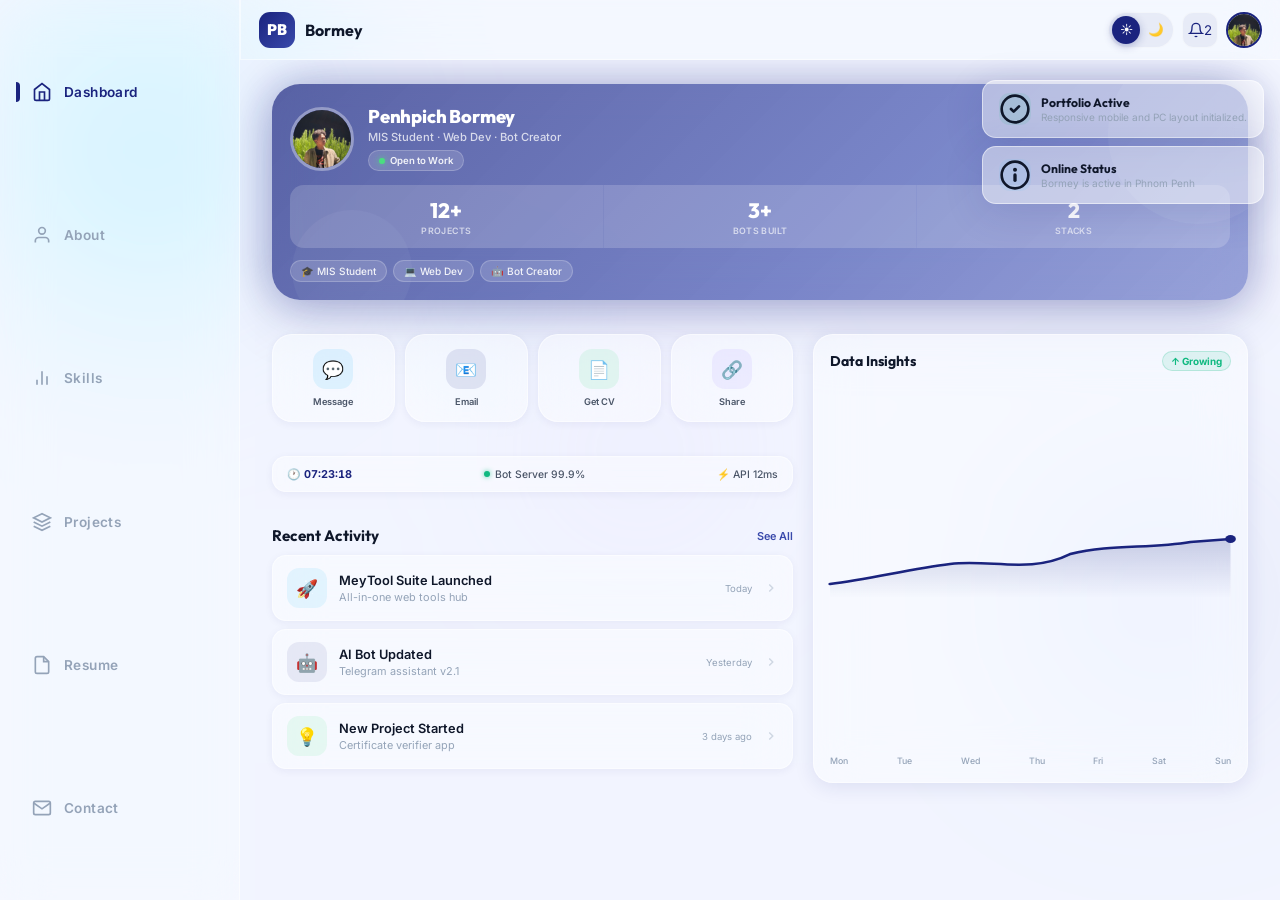
<file: index.html>
<!DOCTYPE html>
<html lang="en">
<head>
  <meta charset="UTF-8">
  <meta name="viewport" content="width=device-width, initial-scale=1.0, maximum-scale=1.0, user-scalable=no">
  <title>Penhpich Bormey - Mobile Portfolio</title>
  <meta name="description" content="Personal portfolio of Penhpich Bormey - MIS Student, Web Developer, and Telegram Bot Creator built with a clean white × navy blue mobile-app UI.">
  <link rel="stylesheet" href="style.css">
  <script src="script.js" defer></script>
</head>
<body data-theme="light">

  <!-- Loading Splash Screen -->
  <div id="loader-screen">
    <div class="loader-logo">PB</div>
    <div class="loader-name">PENHPICH BORMEY</div>
    <div class="loader-bar-track">
      <div class="loader-bar-fill"></div>
    </div>
    <span class="loader-pct loader-progress">0%</span>
  </div>

  <!-- Interactive Cursor Glow Background -->
  <div id="cursor-glow"></div>

  <!-- Background Blobs -->
  <div class="bg-blob-container">
    <div class="bg-blob bg-blob-1"></div>
    <div class="bg-blob bg-blob-2"></div>
    <div class="bg-blob bg-blob-3"></div>
  </div>

  <!-- APP SHELL -->
  <div class="app-shell">
    
    <!-- TOP BAR -->
    <header class="top-bar">
      <div class="top-bar-left">
        <div class="top-bar-logo">PB</div>
        <div class="top-bar-name">Bormey</div>
      </div>
      <div class="top-bar-right">
        <div class="theme-toggle-pill">
          <button class="theme-pill-btn active" id="btn-theme-light" title="Light Theme">☀️</button>
          <button class="theme-pill-btn" id="btn-theme-dark" title="Dark Theme">🌙</button>
        </div>
        <button class="top-bar-btn" id="top-bell-btn" title="Notifications">
          <svg viewBox="0 0 24 24"><path d="M18 8A6 6 0 0 0 6 8c0 7-3 9-3 9h18s-3-2-3-9M13.73 21a2 2 0 0 1-3.46 0"/></svg>
          <span class="bell-badge">2</span>
        </button>
        <div class="top-bar-avatar">
          <img src="avatar.png" alt="Penhpich Bormey">
        </div>
      </div>
    </header>

    <!-- VIEWPORT PANELS -->
    <main class="viewport">

      <!-- PANEL 1: DASHBOARD (Home) -->
      <section class="viewport-panel active" id="panel-dashboard">
        <!-- Profile Hero Card -->
        <div class="profile-hero-card">
          <div class="profile-hero-top">
            <div class="profile-hero-avatar">
              <img src="avatar.png" alt="Penhpich Bormey">
            </div>
            <div>
              <h1 class="profile-hero-name">Penhpich Bormey</h1>
              <div class="profile-hero-role">MIS Student · Web Dev · Bot Creator</div>
              <div class="profile-hero-badge">
                <span class="hero-dot"></span>
                <span>Open to Work</span>
              </div>
            </div>
          </div>
          <!-- Stats Row inside Hero -->
          <div class="profile-hero-stats">
            <div class="hero-stat">
              <span class="hero-stat-num">12+</span>
              <span class="hero-stat-lbl">Projects</span>
            </div>
            <div class="hero-stat">
              <span class="hero-stat-num">3+</span>
              <span class="hero-stat-lbl">Bots Built</span>
            </div>
            <div class="hero-stat">
              <span class="hero-stat-num">2</span>
              <span class="hero-stat-lbl">Stacks</span>
            </div>
          </div>
          <!-- Tags -->
          <div class="profile-hero-tags">
            <span class="hero-role-tag">🎓 MIS Student</span>
            <span class="hero-role-tag">💻 Web Dev</span>
            <span class="hero-role-tag">🤖 Bot Creator</span>
          </div>
          <!-- Greeting Typewriter (Hidden but present for script.js) -->
          <span id="greeting-typewriter" style="display:none;"></span>
        </div>

        <!-- Quick Actions Row -->
        <div class="quick-actions-row">
          <button class="quick-action-btn" id="action-message" title="Chat on Telegram">
            <div class="quick-action-icon blue">💬</div>
            <span class="quick-action-lbl">Message</span>
          </button>
          <button class="quick-action-btn" id="action-email" title="Send Email">
            <div class="quick-action-icon navy">📧</div>
            <span class="quick-action-lbl">Email</span>
          </button>
          <button class="quick-action-btn" id="action-cv" title="Copy Resume JSON">
            <div class="quick-action-icon green">📄</div>
            <span class="quick-action-lbl">Get CV</span>
          </button>
          <button class="quick-action-btn" id="action-share" title="Copy Portfolio Link">
            <div class="quick-action-icon purple">🔗</div>
            <span class="quick-action-lbl">Share</span>
          </button>
        </div>

        <!-- Meta Info Row -->
        <div class="meta-info-row">
          <div class="meta-info-item">
            <span id="live-clock-display">🕐 --:--:--</span>
          </div>
          <div class="meta-info-item">
            <span class="meta-live-dot"></span>
            <span>Bot Server 99.9%</span>
          </div>
          <div class="meta-info-item">
            <span>⚡ API <span id="api-latency-val">12ms</span></span>
          </div>
        </div>

        <!-- Activity Section -->
        <div class="activity-section">
          <div class="activity-header">
            <h2 class="activity-title">Recent Activity</h2>
            <span class="activity-see-all">See All</span>
          </div>
          <div class="activity-list">
            <div class="activity-item">
              <div class="activity-item-icon blue">🚀</div>
              <div class="activity-item-info">
                <div class="activity-item-title">MeyTool Suite Launched</div>
                <div class="activity-item-desc">All-in-one web tools hub</div>
              </div>
              <span class="activity-item-time">Today</span>
              <svg class="activity-chevron" viewBox="0 0 24 24"><polyline points="9 18 15 12 9 6"/></svg>
            </div>
            <div class="activity-item">
              <div class="activity-item-icon navy">🤖</div>
              <div class="activity-item-info">
                <div class="activity-item-title">AI Bot Updated</div>
                <div class="activity-item-desc">Telegram assistant v2.1</div>
              </div>
              <span class="activity-item-time">Yesterday</span>
              <svg class="activity-chevron" viewBox="0 0 24 24"><polyline points="9 18 15 12 9 6"/></svg>
            </div>
            <div class="activity-item">
              <div class="activity-item-icon green">💡</div>
              <div class="activity-item-info">
                <div class="activity-item-title">New Project Started</div>
                <div class="activity-item-desc">Certificate verifier app</div>
              </div>
              <span class="activity-item-time">3 days ago</span>
              <svg class="activity-chevron" viewBox="0 0 24 24"><polyline points="9 18 15 12 9 6"/></svg>
            </div>
          </div>
        </div>

        <!-- Chart Card -->
        <div class="chart-card">
          <div class="chart-card-header">
            <span class="chart-card-title">Data Insights</span>
            <span class="chart-card-badge">↑ Growing</span>
          </div>
          <svg class="sparkline-svg" viewBox="0 0 300 64" preserveAspectRatio="none">
            <defs>
              <linearGradient id="sparkGradient" x1="0" y1="0" x2="0" y2="1">
                <stop offset="0%" stop-color="#1A237E" stop-opacity="0.2"/>
                <stop offset="100%" stop-color="#1A237E" stop-opacity="0"/>
              </linearGradient>
            </defs>
            <path class="sparkline-area" d="M0,50 C30,45 60,35 90,30 C120,25 150,40 180,20 C210,10 240,15 270,8 L300,5 L300,64 L0,64 Z"/>
            <path class="sparkline-line" d="M0,50 C30,45 60,35 90,30 C120,25 150,40 180,20 C210,10 240,15 270,8 L300,5"/>
            <circle class="sparkline-dot" cx="300" cy="5" r="4"/>
          </svg>
          <div class="chart-labels">
            <span class="chart-label">Mon</span>
            <span class="chart-label">Tue</span>
            <span class="chart-label">Wed</span>
            <span class="chart-label">Thu</span>
            <span class="chart-label">Fri</span>
            <span class="chart-label">Sat</span>
            <span class="chart-label">Sun</span>
          </div>
        </div>
      </section>

      <!-- PANEL 2: ABOUT -->
      <section class="viewport-panel" id="panel-about">
        <div class="section-header">
          <div class="section-label">Who I Am</div>
          <h2 class="section-title">About Me</h2>
        </div>

        <!-- About Profile Card -->
        <div class="about-profile-card">
          <div class="about-avatar-wrap">
            <div class="about-avatar-ring-spin"></div>
            <img src="avatar.png" alt="Penhpich Bormey" class="about-avatar-img">
          </div>
          <div class="about-card-info">
            <h3 class="about-card-name">Penhpich Bormey</h3>
            <p class="about-card-title">MIS Student · Web Developer · Bot Creator</p>
            <div class="about-card-status">
              <span class="hero-dot"></span>
              <span>Open to Projects</span>
            </div>
          </div>
        </div>

        <!-- About Stats Row -->
        <div class="about-stats-row">
          <div class="about-stat-card">
            <span class="about-stat-num">12+</span>
            <span class="about-stat-lbl">Projects</span>
          </div>
          <div class="about-stat-card">
            <span class="about-stat-num">3+</span>
            <span class="about-stat-lbl">Bots Built</span>
          </div>
          <div class="about-stat-card">
            <span class="about-stat-num">2</span>
            <span class="about-stat-lbl">Stacks</span>
          </div>
        </div>

        <!-- Bio Card -->
        <div class="bio-card">
          <h4 class="bio-title">Student & Digital Developer</h4>
          <p class="bio-text">
            I am a Management Information Systems (MIS) student passionate about web development, artificial intelligence, UI/UX design, and Telegram bot creation. I build digital products that help people work smarter and look great doing it.
          </p>
        </div>

        <!-- Settings List (Personal Info) -->
        <div class="settings-list">
          <div class="settings-list-header">Personal Info</div>
          
          <div class="settings-row">
            <div class="settings-row-icon purple">📛</div>
            <div class="settings-row-text">
              <span class="settings-row-label">Name</span>
              <span class="settings-row-sub">Penhpich Bormey</span>
            </div>
            <svg class="settings-row-chevron" viewBox="0 0 24 24"><polyline points="9 18 15 12 9 6"/></svg>
          </div>

          <div class="settings-row">
            <div class="settings-row-icon blue">🎓</div>
            <div class="settings-row-text">
              <span class="settings-row-label">Education</span>
              <span class="settings-row-sub">MIS — Information Systems</span>
            </div>
            <svg class="settings-row-chevron" viewBox="0 0 24 24"><polyline points="9 18 15 12 9 6"/></svg>
          </div>

          <div class="settings-row">
            <div class="settings-row-icon navy">💻</div>
            <div class="settings-row-text">
              <span class="settings-row-label">Role</span>
              <span class="settings-row-sub">Student & Developer</span>
            </div>
            <svg class="settings-row-chevron" viewBox="0 0 24 24"><polyline points="9 18 15 12 9 6"/></svg>
          </div>

          <div class="settings-row">
            <div class="settings-row-icon tg">🌐</div>
            <div class="settings-row-text">
              <span class="settings-row-label">Languages</span>
              <span class="settings-row-sub">Khmer · English</span>
            </div>
            <svg class="settings-row-chevron" viewBox="0 0 24 24"><polyline points="9 18 15 12 9 6"/></svg>
          </div>

          <div class="settings-row">
            <div class="settings-row-icon loc">📍</div>
            <div class="settings-row-text">
              <span class="settings-row-label">Location</span>
              <span class="settings-row-sub">Phnom Penh, Cambodia</span>
            </div>
            <svg class="settings-row-chevron" viewBox="0 0 24 24"><polyline points="9 18 15 12 9 6"/></svg>
          </div>

          <a href="mailto:pichpenhbormey383@gmail.com" class="settings-row">
            <div class="settings-row-icon email">📧</div>
            <div class="settings-row-text">
              <span class="settings-row-label">Email</span>
              <span class="settings-row-sub">pichpenhbormey383@gmail.com</span>
            </div>
            <svg class="settings-row-chevron" viewBox="0 0 24 24"><polyline points="9 18 15 12 9 6"/></svg>
          </a>
        </div>

        <!-- Experience Timeline -->
        <div class="timeline-section">
          <h4 class="section-sub-title">Experience</h4>
          <div class="timeline-list">
            <div class="tl-item">
              <div class="tl-dot"></div>
              <div class="tl-content">
                <span class="tl-year">2026 – Present</span>
                <h5 class="tl-role">MIS Student Developer</h5>
                <p class="tl-desc">Building web apps, bots, and UI/UX projects as part of university coursework and personal projects.</p>
              </div>
            </div>
            <div class="tl-item">
              <div class="tl-dot"></div>
              <div class="tl-content">
                <span class="tl-year">2023</span>
                <h5 class="tl-role">Bot Developer</h5>
                <p class="tl-desc">Developed automation bots and Telegram mini-apps serving real user communities.</p>
              </div>
            </div>
            <div class="tl-item">
              <div class="tl-dot"></div>
              <div class="tl-content">
                <span class="tl-year">2026</span>
                <h5 class="tl-role">Web Developer</h5>
                <p class="tl-desc">Started mastering HTML, CSS, and JavaScript — built first portfolio and glassmorphism UI projects.</p>
              </div>
            </div>
          </div>
        </div>
      </section>

      <!-- PANEL 3: SKILLS -->
      <section class="viewport-panel" id="panel-skills">
        <div class="section-header">
          <div class="section-label">My Stack</div>
          <h2 class="section-title">My Skills</h2>
        </div>

        <!-- Frontend Category Card -->
        <div class="skills-category-card" id="skill-card-frontend">
          <h3 class="skills-cat-title">
            <span class="skills-cat-icon blue">🎨</span>
            <span>Frontend</span>
          </h3>
          <div class="skill-bar-item">
            <span class="skill-bar-name">HTML5</span>
            <div class="skill-bar-track">
              <div class="skill-bar-fill prof-bar-fill" data-percent="90%"></div>
            </div>
            <span class="skill-bar-pct">90%</span>
          </div>
          <div class="skill-bar-item">
            <span class="skill-bar-name">CSS3</span>
            <div class="skill-bar-track">
              <div class="skill-bar-fill prof-bar-fill" data-percent="85%"></div>
            </div>
            <span class="skill-bar-pct">85%</span>
          </div>
          <div class="skill-bar-item">
            <span class="skill-bar-name">JavaScript</span>
            <div class="skill-bar-track">
              <div class="skill-bar-fill prof-bar-fill" data-percent="80%"></div>
            </div>
            <span class="skill-bar-pct">80%</span>
          </div>
          <div class="skill-bar-item">
            <span class="skill-bar-name">Responsive</span>
            <div class="skill-bar-track">
              <div class="skill-bar-fill prof-bar-fill" data-percent="88%"></div>
            </div>
            <span class="skill-bar-pct">88%</span>
          </div>
        </div>

        <!-- Backend Category Card -->
        <div class="skills-category-card" id="skill-card-backend">
          <h3 class="skills-cat-title">
            <span class="skills-cat-icon navy">⚙️</span>
            <span>Backend & API</span>
          </h3>
          <div class="skill-bar-item">
            <span class="skill-bar-name">PHP</span>
            <div class="skill-bar-track">
              <div class="skill-bar-fill prof-bar-fill" data-percent="70%"></div>
            </div>
            <span class="skill-bar-pct">70%</span>
          </div>
          <div class="skill-bar-item">
            <span class="skill-bar-name">Python</span>
            <div class="skill-bar-track">
              <div class="skill-bar-fill prof-bar-fill" data-percent="65%"></div>
            </div>
            <span class="skill-bar-pct">65%</span>
          </div>
          <div class="skill-bar-item">
            <span class="skill-bar-name">SQL</span>
            <div class="skill-bar-track">
              <div class="skill-bar-fill prof-bar-fill" data-percent="72%"></div>
            </div>
            <span class="skill-bar-pct">72%</span>
          </div>
          <div class="skill-bar-item">
            <span class="skill-bar-name">APIs</span>
            <div class="skill-bar-track">
              <div class="skill-bar-fill prof-bar-fill" data-percent="78%"></div>
            </div>
            <span class="skill-bar-pct">78%</span>
          </div>
        </div>

        <!-- Tools Category Card -->
        <div class="skills-category-card" id="skill-card-tools">
          <h3 class="skills-cat-title">
            <span class="skills-cat-icon purple">🛠️</span>
            <span>Tools & DevOps</span>
          </h3>
          <div class="skill-bar-item">
            <span class="skill-bar-name">Git</span>
            <div class="skill-bar-track">
              <div class="skill-bar-fill prof-bar-fill" data-percent="75%"></div>
            </div>
            <span class="skill-bar-pct">75%</span>
          </div>
          <div class="skill-bar-item">
            <span class="skill-bar-name">VS Code</span>
            <div class="skill-bar-track">
              <div class="skill-bar-fill prof-bar-fill" data-percent="95%"></div>
            </div>
            <span class="skill-bar-pct">95%</span>
          </div>
          <div class="skill-bar-item">
            <span class="skill-bar-name">Figma</span>
            <div class="skill-bar-track">
              <div class="skill-bar-fill prof-bar-fill" data-percent="60%"></div>
            </div>
            <span class="skill-bar-pct">60%</span>
          </div>
        </div>

        <!-- Soft Skills / Specialties -->
        <div class="skills-category-card" id="skill-card-specialties">
          <h3 class="skills-cat-title">
            <span class="skills-cat-icon green">💡</span>
            <span>Specialties</span>
          </h3>
          <div class="skill-tags-wrap">
            <span class="skill-tag">Glassmorphism UI</span>
            <span class="skill-tag">Telegram Bots</span>
            <span class="skill-tag">Bot Automation</span>
            <span class="skill-tag">Prompt Engineering</span>
            <span class="skill-tag">UI/UX Design</span>
            <span class="skill-tag">REST APIs</span>
          </div>
        </div>
      </section>

      <!-- PANEL 4: PROJECTS -->
      <section class="viewport-panel" id="panel-projects">
        <div class="section-header">
          <div class="section-label">Portfolio</div>
          <h2 class="section-title">Projects</h2>
        </div>

        <!-- Filter chips row -->
        <div class="projects-filter-row">
          <button class="filter-chip active" data-filter="all">All</button>
          <button class="filter-chip" data-filter="frontend">Frontend</button>
          <button class="filter-chip" data-filter="bot">Bot & AI</button>
          <button class="filter-chip" data-filter="productivity">Productivity</button>
        </div>

        <!-- Project Cards Grid -->
        <div class="projects-list">
          
          <!-- Project 1 -->
          <div class="project-card-new" data-category="bot">
            <div class="project-card-top">
              <div class="project-icon-box blue">🤖</div>
              <div class="project-card-info">
                <h3 class="project-card-title">AI Telegram Assistant</h3>
                <p class="project-card-desc">An intelligent Telegram bot capable of answering questions, generating content, and assisting users in real-time.</p>
              </div>
              <span class="project-status live">🟢 Live</span>
            </div>
            <div class="project-card-tags">
              <span class="proj-tag">Python</span>
              <span class="proj-tag">Telegram API</span>
              <span class="proj-tag">AI Integration</span>
            </div>
            <div class="project-card-actions">
              <a href="https://t.me/ShennCelest" target="_blank" class="proj-btn primary">
                <span>Telegram</span>
                <svg viewBox="0 0 24 24"><path d="M18 13v6a2 2 0 0 1-2 2H5a2 2 0 0 1-2-2V8a2 2 0 0 1 2-2h6M15 3h6v6M10 14 21 3"/></svg>
              </a>
              <a href="https://github.com" target="_blank" class="proj-btn secondary">GitHub</a>
            </div>
          </div>

          <!-- Project 2 -->
          <div class="project-card-new" data-category="frontend">
            <div class="project-card-top">
              <div class="project-icon-box navy">🛍️</div>
              <div class="project-card-info">
                <h3 class="project-card-title">Subscription Store</h3>
                <p class="project-card-desc">A premium digital subscription marketplace website designed with advanced frosted glassmorphism themes.</p>
              </div>
              <span class="project-status wip">🟡 Coming Soon</span>
            </div>
            <div class="project-card-tags">
              <span class="proj-tag">HTML5</span>
              <span class="proj-tag">CSS Variables</span>
              <span class="proj-tag">Vanilla JS</span>
            </div>
            <div class="project-card-actions">
              <a href="#" class="proj-btn primary">
                <span>Demo</span>
                <svg viewBox="0 0 24 24"><path d="M18 13v6a2 2 0 0 1-2 2H5a2 2 0 0 1-2-2V8a2 2 0 0 1 2-2h6M15 3h6v6M10 14 21 3"/></svg>
              </a>
              <a href="https://github.com" target="_blank" class="proj-btn secondary">GitHub</a>
            </div>
          </div>

          <!-- Project 3 -->
          <div class="project-card-new" data-category="productivity">
            <div class="project-card-top">
              <div class="project-icon-box purple">🔑</div>
              <div class="project-card-info">
                <h3 class="project-card-title">Certificate Verifier</h3>
                <p class="project-card-desc">Online certificate verification platform that validates credentials and generates unique verification IDs.</p>
              </div>
              <span class="project-status wip">🟡 WIP</span>
            </div>
            <div class="project-card-tags">
              <span class="proj-tag">PHP</span>
              <span class="proj-tag">SQL</span>
              <span class="proj-tag">Bootstrap</span>
            </div>
            <div class="project-card-actions">
              <a href="#" class="proj-btn primary">
                <span>Preview</span>
                <svg viewBox="0 0 24 24"><path d="M18 13v6a2 2 0 0 1-2 2H5a2 2 0 0 1-2-2V8a2 2 0 0 1 2-2h6M15 3h6v6M10 14 21 3"/></svg>
              </a>
              <a href="https://github.com" target="_blank" class="proj-btn secondary">GitHub</a>
            </div>
          </div>

          <!-- Project 4 -->
          <div class="project-card-new" data-category="productivity">
            <div class="project-card-top">
              <div class="project-icon-box green">🛠️</div>
              <div class="project-card-info">
                <h3 class="project-card-title">All-in-One Tools Hub</h3>
                <p class="project-card-desc">A comprehensive web tools collection comprising developer widgets, math solvers, and productivity modules.</p>
              </div>
              <span class="project-status live">🟢 Live</span>
            </div>
            <div class="project-card-tags">
              <span class="proj-tag">HTML</span>
              <span class="proj-tag">CSS</span>
              <span class="proj-tag">JavaScript</span>
            </div>
            <div class="project-card-actions">
              <a href="./cybertools/index.html" class="proj-btn primary">
                <span>Open</span>
                <svg viewBox="0 0 24 24"><path d="M18 13v6a2 2 0 0 1-2 2H5a2 2 0 0 1-2-2V8a2 2 0 0 1 2-2h6M15 3h6v6M10 14 21 3"/></svg>
              </a>
              <a href="https://github.com" target="_blank" class="proj-btn secondary">GitHub</a>
            </div>
          </div>

          <!-- Project 5 -->
          <div class="project-card-new" data-category="frontend">
            <div class="project-card-top">
              <div class="project-icon-box orange">📄</div>
              <div class="project-card-info">
                <h3 class="project-card-title">CV Builder Platform</h3>
                <p class="project-card-desc">Professional resume builder with downloadable templates, custom fields, and real-time frosted glass previews.</p>
              </div>
              <span class="project-status concept">⚪ Concept</span>
            </div>
            <div class="project-card-tags">
              <span class="proj-tag">JavaScript</span>
              <span class="proj-tag">HTML2PDF</span>
              <span class="proj-tag">CSS Grid</span>
            </div>
            <div class="project-card-actions">
              <a href="#" class="proj-btn primary">
                <span>View</span>
                <svg viewBox="0 0 24 24"><path d="M18 13v6a2 2 0 0 1-2 2H5a2 2 0 0 1-2-2V8a2 2 0 0 1 2-2h6M15 3h6v6M10 14 21 3"/></svg>
              </a>
              <a href="https://github.com" target="_blank" class="proj-btn secondary">GitHub</a>
            </div>
          </div>

          <!-- Project 6 -->
          <div class="project-card-new" data-category="bot">
            <div class="project-card-top">
              <div class="project-icon-box blue">🧰</div>
              <div class="project-card-info">
                <h3 class="project-card-title">MeyTool Web Suite</h3>
                <p class="project-card-desc">A multi-module developer toolkit with JSON formatter, color picker, password generator, and 10+ productivity tools.</p>
              </div>
              <span class="project-status wip">🟡 Coming Soon</span>
            </div>
            <div class="project-card-tags">
              <span class="proj-tag">HTML</span>
              <span class="proj-tag">CSS</span>
              <span class="proj-tag">JavaScript</span>
            </div>
            <div class="project-card-actions">
              <a href="./cybertools/index.html" class="proj-btn primary">
                <span>Open</span>
                <svg viewBox="0 0 24 24"><path d="M18 13v6a2 2 0 0 1-2 2H5a2 2 0 0 1-2-2V8a2 2 0 0 1 2-2h6M15 3h6v6M10 14 21 3"/></svg>
              </a>
              <a href="https://github.com" target="_blank" class="proj-btn secondary">GitHub</a>
            </div>
          </div>

        </div>
      </section>

      <!-- PANEL 5: RESUME -->
      <section class="viewport-panel" id="panel-resume">
        <div class="section-header">
          <div class="section-label">My CV</div>
          <h2 class="section-title">Resume</h2>
        </div>

        <!-- Download CV Card -->
        <div class="resume-download-card">
          <div>
            <h3 class="resume-dl-title">Download My CV</h3>
            <p class="resume-dl-sub">PDF · Updated 2026</p>
          </div>
          <button class="resume-dl-btn" id="cv-download-btn">⬇ Download</button>
        </div>

        <!-- Experience settings list -->
        <div class="settings-list">
          <div class="settings-list-header">Experience</div>
          
          <div class="settings-row">
            <div class="settings-row-icon navy">💼</div>
            <div class="settings-row-text">
              <span class="settings-row-label">MIS Student Developer</span>
              <span class="settings-row-sub">University · 2026 - Present</span>
            </div>
            <svg class="settings-row-chevron" viewBox="0 0 24 24"><polyline points="9 18 15 12 9 6"/></svg>
          </div>

          <div class="settings-row">
            <div class="settings-row-icon blue">🤖</div>
            <div class="settings-row-text">
              <span class="settings-row-label">Bot Developer</span>
              <span class="settings-row-sub">Freelance · 2023</span>
            </div>
            <svg class="settings-row-chevron" viewBox="0 0 24 24"><polyline points="9 18 15 12 9 6"/></svg>
          </div>

          <div class="settings-row">
            <div class="settings-row-icon tg">🌐</div>
            <div class="settings-row-text">
              <span class="settings-row-label">Web Developer</span>
              <span class="settings-row-sub">Self-taught · 2026</span>
            </div>
            <svg class="settings-row-chevron" viewBox="0 0 24 24"><polyline points="9 18 15 12 9 6"/></svg>
          </div>
        </div>

        <!-- Education settings list -->
        <div class="settings-list">
          <div class="settings-list-header">Education</div>
          
          <div class="settings-row">
            <div class="settings-row-icon purple">🎓</div>
            <div class="settings-row-text">
              <span class="settings-row-label">Management Information Systems</span>
              <span class="settings-row-sub">Bachelor's Degree · In Progress</span>
            </div>
            <svg class="settings-row-chevron" viewBox="0 0 24 24"><polyline points="9 18 15 12 9 6"/></svg>
          </div>

          <div class="settings-row">
            <div class="settings-row-icon orange">📘</div>
            <div class="settings-row-text">
              <span class="settings-row-label">Web Development</span>
              <span class="settings-row-sub">Online Courses & Self-learning</span>
            </div>
            <svg class="settings-row-chevron" viewBox="0 0 24 24"><polyline points="9 18 15 12 9 6"/></svg>
          </div>
        </div>

        <!-- Tech skills metrics settings list -->
        <div class="settings-list">
          <div class="settings-list-header">Technical Skills</div>
          
          <div class="settings-row">
            <div class="settings-row-icon navy">💻</div>
            <div class="settings-row-text">
              <span class="settings-row-label">Frontend</span>
              <span class="settings-row-sub">HTML5, CSS3, JavaScript</span>
            </div>
            <span class="settings-row-value">Expert</span>
          </div>

          <div class="settings-row">
            <div class="settings-row-icon blue">⚙️</div>
            <div class="settings-row-text">
              <span class="settings-row-label">Backend</span>
              <span class="settings-row-sub">PHP, Python, SQL</span>
            </div>
            <span class="settings-row-value">Intermediate</span>
          </div>

          <div class="settings-row">
            <div class="settings-row-icon green">🤖</div>
            <div class="settings-row-text">
              <span class="settings-row-label">Bot Dev</span>
              <span class="settings-row-sub">Telegram API, Python</span>
            </div>
            <span class="settings-row-value">Advance</span>
          </div>
        </div>

        <!-- Hidden JSON pre for copying (action-cv matches this ID) -->
        <pre id="terminal-code-block" style="display: none;">{
  "name": "PENHPICH BORMEY",
  "title": "MIS Student & Developer",
  "location": "Phnom Penh, Cambodia",
  "email": "pichpenhbormey383@gmail.com",
  "telegram": "@ShennCelest",
  "github": "github.com/bormey",
  "experience": [
    {
      "role": "MIS Student Developer",
      "organization": "University",
      "period": "2026 - Present"
    },
    {
      "role": "Bot Developer",
      "organization": "Freelance",
      "period": "2023"
    },
    {
      "role": "Web Developer",
      "organization": "Self-taught",
      "period": "2026"
    }
  ],
  "education": [
    {
      "degree": "Management Information Systems",
      "institution": "University (Bachelor's Degree)",
      "status": "In Progress"
    },
    {
      "degree": "Web Development",
      "institution": "Online Courses & Self-learning"
    }
  ],
  "technical_skills": {
    "frontend": {
      "skills": ["HTML5", "CSS3", "JavaScript"],
      "level": "Expert"
    },
    "backend": {
      "skills": ["PHP", "Python", "SQL"],
      "level": "Intermediate"
    },
    "bot_dev": {
      "skills": ["Telegram API", "Python"],
      "level": "Advance"
    }
  }
}</pre>
      </section>

      <!-- PANEL 6: CONTACT -->
      <section class="viewport-panel" id="panel-contact">
        <div class="section-header">
          <div class="section-label">Get in Touch</div>
          <h2 class="section-title">Contact</h2>
        </div>

        <!-- Available card -->
        <div class="contact-avail-card">
          <div class="contact-avail-dot-row">
            <span class="hero-dot"></span>
            <span>Available for freelance & work</span>
          </div>
          <h3 class="contact-avail-heading">Let's Work Together</h3>
          <p class="contact-avail-sub">Have a project or collaboration in mind? I'd love to hear from you!</p>
        </div>

        <!-- Reach Me Settings List -->
        <div class="settings-list">
          <div class="settings-list-header">Reach Me</div>
          
          <a href="https://t.me/ShennCelest" target="_blank" class="settings-row">
            <div class="settings-row-icon tg">📨</div>
            <div class="settings-row-text">
              <span class="settings-row-label">Telegram</span>
              <span class="settings-row-sub">@ShennCelest</span>
            </div>
            <svg class="settings-row-chevron" viewBox="0 0 24 24"><polyline points="9 18 15 12 9 6"/></svg>
          </a>

          <a href="mailto:pichpenhbormey383@gmail.com" class="settings-row">
            <div class="settings-row-icon email">📧</div>
            <div class="settings-row-text">
              <span class="settings-row-label">Email</span>
              <span class="settings-row-sub">pichpenhbormey383@gmail.com</span>
            </div>
            <svg class="settings-row-chevron" viewBox="0 0 24 24"><polyline points="9 18 15 12 9 6"/></svg>
          </a>

          <a href="https://m.me/JaxFrez" target="_blank" class="settings-row">
            <div class="settings-row-icon blue">💬</div>
            <div class="settings-row-text">
              <span class="settings-row-label">Messenger</span>
              <span class="settings-row-sub">m.me/JaxFrez</span>
            </div>
            <svg class="settings-row-chevron" viewBox="0 0 24 24"><polyline points="9 18 15 12 9 6"/></svg>
          </a>

          <a href="https://www.facebook.com/share/1DzJagzVRs/" target="_blank" class="settings-row">
            <div class="settings-row-icon web">🌐</div>
            <div class="settings-row-text">
              <span class="settings-row-label">Facebook</span>
              <span class="settings-row-sub">Penhpich Bormey</span>
            </div>
            <svg class="settings-row-chevron" viewBox="0 0 24 24"><polyline points="9 18 15 12 9 6"/></svg>
          </a>

          <a href="https://github.com" target="_blank" class="settings-row">
            <div class="settings-row-icon gh">🐙</div>
            <div class="settings-row-text">
              <span class="settings-row-label">GitHub</span>
              <span class="settings-row-sub">github.com/bormey</span>
            </div>
            <svg class="settings-row-chevron" viewBox="0 0 24 24"><polyline points="9 18 15 12 9 6"/></svg>
          </a>

          <div class="settings-row">
            <div class="settings-row-icon loc">📍</div>
            <div class="settings-row-text">
              <span class="settings-row-label">Location</span>
              <span class="settings-row-sub">Phnom Penh, Cambodia 🇰🇭</span>
            </div>
          </div>
        </div>

        <!-- Contact Form Card -->
        <div class="contact-form-card">
          <h3 class="contact-form-title">Send a Message</h3>
          <form id="contact-form-new" action="#" onsubmit="event.preventDefault();">
            <div class="input-field-wrap">
              <input type="text" class="input-field" id="emb-name" placeholder="Your Name" required>
            </div>
            <div class="input-field-wrap">
              <input type="email" class="input-field" id="emb-email" placeholder="Your Email" required>
            </div>
            <div class="input-field-wrap">
              <input type="text" class="input-field" id="emb-subject" placeholder="Subject" required>
            </div>
            <div class="input-field-wrap">
              <textarea class="input-field" id="emb-message" placeholder="Message" required></textarea>
            </div>
            <button class="submit-btn-new" id="emb-submit-btn" type="submit">
              <span>Send Message</span>
              <svg viewBox="0 0 24 24"><line x1="22" y1="2" x2="11" y2="13"/><polygon points="22 2 15 22 11 13 2 9 22 2"/></svg>
            </button>
          </form>
        </div>
      </section>

    </main>

    <!-- BOTTOM TAB NAVIGATION -->
    <nav class="bottom-nav">
      <button class="bottom-nav-btn active" data-view="dashboard" title="Dashboard">
        <svg viewBox="0 0 24 24"><path d="M3 9l9-7 9 7v11a2 2 0 0 1-2 2H5a2 2 0 0 1-2-2z"/><polyline points="9 22 9 12 15 12 15 22"/></svg>
        <span class="nav-label">Dashboard</span>
      </button>
      <button class="bottom-nav-btn" data-view="about" title="About">
        <svg viewBox="0 0 24 24"><path d="M20 21v-2a4 4 0 0 0-4-4H8a4 4 0 0 0-4 4v2"/><circle cx="12" cy="7" r="4"/></svg>
        <span class="nav-label">About</span>
      </button>
      <button class="bottom-nav-btn" data-view="skills" title="Skills">
        <svg viewBox="0 0 24 24"><line x1="18" y1="20" x2="18" y2="10"/><line x1="12" y1="20" x2="12" y2="4"/><line x1="6" y1="20" x2="6" y2="14"/></svg>
        <span class="nav-label">Skills</span>
      </button>
      <button class="bottom-nav-btn" data-view="projects" title="Projects">
        <svg viewBox="0 0 24 24"><polygon points="12 2 2 7 12 12 22 7 12 2"/><polyline points="2 17 12 22 22 17"/><polyline points="2 12 12 17 22 12"/></svg>
        <span class="nav-label">Projects</span>
      </button>
      <button class="bottom-nav-btn" data-view="resume" title="Resume">
        <svg viewBox="0 0 24 24"><path d="M14 2H6a2 2 0 0 0-2 2v16a2 2 0 0 0 2 2h12a2 2 0 0 0 2-2V8z"/><polyline points="14 2 14 8 20 8"/></svg>
        <span class="nav-label">Resume</span>
      </button>
      <button class="bottom-nav-btn" data-view="contact" title="Contact">
        <svg viewBox="0 0 24 24"><path d="M4 4h16c1.1 0 2 .9 2 2v12c0 1.1-.9 2-2 2H4c-1.1 0-2-.9-2-2V6c0-1.1.9-2 2-2z"/><polyline points="22,6 12,13 2,6"/></svg>
        <span class="nav-label">Contact</span>
      </button>
    </nav>

  </div>

  <!-- TOAST CONTAINER -->
  <div id="toast-container"></div>

  <!-- NOTIFICATION DROPDOWN -->
  <div class="notif-dropdown" id="spatial-notification-panel">
    <div class="notif-header">
      <span class="notif-header-title">Notifications</span>
      <span class="notif-clear-btn" id="clear-notifications">Clear All</span>
    </div>
    <div class="notification-list">
      <div class="notif-item">
        <div class="notif-item-dot warning"></div>
        <div>
          <span class="notif-item-title">Demo Notice</span>
          <span class="notif-item-desc">Some functions (e.g. CV Download/Print, form submission) may not fully work on GitHub Pages.</span>
        </div>
      </div>
      <div class="notif-item">
        <div class="notif-item-dot"></div>
        <div>
          <span class="notif-item-title">MeyTool Suite Launched</span>
          <span class="notif-item-desc">Try out the new multi-module tools suite live.</span>
        </div>
      </div>
      <div class="notif-item">
        <div class="notif-item-dot"></div>
        <div>
          <span class="notif-item-title">Welcome to my Portfolio</span>
          <span class="notif-item-desc">Browse my MIS student timeline, bots and coding stack.</span>
        </div>
      </div>
    </div>
  </div>

</body>
</html>
</file>
<file: style.css>
/* ===============================================================
   PENHPICH BORMEY — PORTFOLIO v3.0
   Clean White × Navy Blue Mobile-App Style
   =============================================================== */

@import url('https://fonts.googleapis.com/css2?family=Outfit:wght@300;400;500;600;700;800;900&family=Inter:wght@300;400;500;600;700&display=swap');

:root {
  --font-heading: 'Outfit', sans-serif;
  --font-body: 'Inter', sans-serif;
  --bg-base: #EEF2FF;
  --bg-surface: rgba(245, 247, 255, 0.6);
  --bg-card: rgba(255, 255, 255, 0.45);
  --bg-card-alt: rgba(248, 250, 255, 0.35);
  --accent-primary: #1A237E;
  --accent-secondary: #3949AB;
  --accent-blue: #4FC3F7;
  --accent-glow: rgba(63,81,181,0.18);
  --accent-soft: rgba(26,35,126,0.06);
  --text-primary: #0F172A;
  --text-secondary: #4A5568;
  --text-tertiary: #94A3B8;
  --text-inverse: #FFFFFF;
  --border-soft: rgba(255, 255, 255, 0.5);
  --border-medium: rgba(255, 255, 255, 0.7);
  --border-accent: rgba(63,81,181,0.3);
  --shadow-sm: 0 2px 8px rgba(26,35,126,0.06);
  --shadow-md: 0 4px 20px rgba(26,35,126,0.10);
  --shadow-lg: 0 8px 40px rgba(26,35,126,0.14);
  --shadow-xl: 0 16px 60px rgba(26,35,126,0.18);
  --radius-sm: 8px;
  --radius-md: 14px;
  --radius-lg: 20px;
  --radius-xl: 28px;
  --radius-full: 999px;
  --topbar-h: 60px;
  --bottomnav-h: 72px;
  --card-padding: 20px;
  --spring: cubic-bezier(0.16,1,0.3,1);
  --bg-island: rgba(255, 255, 255, 0.88);
}

[data-theme="dark"] {
  --bg-base: #060913;
  --bg-surface: rgba(17, 24, 39, 0.6);
  --bg-card: rgba(20, 26, 46, 0.6);
  --bg-card-alt: rgba(24, 32, 56, 0.5);
  --accent-primary: #5C6BC0;
  --accent-secondary: #7986CB;
  --accent-blue: #4FC3F7;
  --accent-glow: rgba(92,107,192,0.25);
  --accent-soft: rgba(92,107,192,0.08);
  --text-primary: #F1F5F9;
  --text-secondary: #94A3B8;
  --text-tertiary: #4A5568;
  --border-soft: rgba(255, 255, 255, 0.08);
  --border-medium: rgba(255, 255, 255, 0.14);
  --border-accent: rgba(92,107,192,0.3);
  --shadow-sm: 0 2px 8px rgba(0,0,0,0.3);
  --shadow-md: 0 4px 20px rgba(0,0,0,0.4);
  --shadow-lg: 0 8px 40px rgba(0,0,0,0.5);
  --shadow-xl: 0 16px 60px rgba(0,0,0,0.6);
  --bg-island: rgba(26, 32, 53, 0.85);
}

*,*::before,*::after { box-sizing: border-box; margin: 0; padding: 0; -webkit-font-smoothing: antialiased; }
html,body { height: 100%; font-family: var(--font-body); font-size: 16px; background: var(--bg-base); color: var(--text-primary); overflow: hidden; }
button { cursor: pointer; border: none; background: none; font-family: inherit; }
a { text-decoration: none; color: inherit; }
input,textarea { font-family: inherit; outline: none; }

/* LOADER */
#loader-screen {
  position: fixed; inset: 0; z-index: 9999;
  background: var(--bg-base);
  display: flex; flex-direction: column; align-items: center; justify-content: center; gap: 20px;
  transition: opacity 0.5s ease, transform 0.5s ease;
}
#loader-screen.hidden { opacity: 0; transform: scale(1.04); pointer-events: none; }
.loader-logo {
  width: 72px; height: 72px; border-radius: 22px;
  background: linear-gradient(135deg, var(--accent-primary), var(--accent-secondary));
  display: flex; align-items: center; justify-content: center;
  font-family: var(--font-heading); font-size: 2rem; font-weight: 900; color: white;
  box-shadow: var(--shadow-lg), 0 0 40px rgba(63,81,181,0.35);
  animation: loaderPulse 1.4s ease-in-out infinite alternate;
}
@keyframes loaderPulse { from { transform: scale(0.95); } to { transform: scale(1.05); box-shadow: var(--shadow-xl), 0 0 50px rgba(63,81,181,0.5); } }
.loader-name { font-family: var(--font-heading); font-size: 1.4rem; font-weight: 700; color: var(--text-primary); letter-spacing: -0.02em; }
.loader-bar-track { width: 160px; height: 4px; border-radius: 4px; background: var(--border-soft); overflow: hidden; }
.loader-bar-fill { height: 100%; border-radius: 4px; background: linear-gradient(90deg, var(--accent-primary), var(--accent-blue)); width: 0%; transition: width 0.08s ease; }
.loader-pct { font-size: 0.75rem; color: var(--text-tertiary); font-weight: 500; }

/* BACKGROUND BLOBS */
.bg-blob-container { position: fixed; inset: 0; z-index: 0; overflow: hidden; pointer-events: none; }
.bg-blob { position: absolute; border-radius: 50%; filter: blur(80px); animation: blobFloat 18s ease-in-out infinite alternate; }
.bg-blob-1 { width: 500px; height: 500px; background: radial-gradient(circle, rgba(79,195,247,0.32) 0%, transparent 70%); top: -100px; left: -100px; }
.bg-blob-2 { width: 400px; height: 400px; background: radial-gradient(circle, rgba(63,81,181,0.25) 0%, transparent 70%); bottom: 100px; right: -80px; animation-delay: -6s; }
.bg-blob-3 { width: 300px; height: 300px; background: radial-gradient(circle, rgba(167,139,250,0.22) 0%, transparent 70%); top: 50%; left: 50%; transform: translate(-50%,-50%); animation-delay: -12s; }
@keyframes blobFloat { 0% { transform: translate(0,0) scale(1); } 33% { transform: translate(30px,-40px) scale(1.08); } 66% { transform: translate(-20px,20px) scale(0.95); } 100% { transform: translate(10px,-10px) scale(1.03); } }
[data-theme="dark"] .bg-blob-1 { background: radial-gradient(circle, rgba(79,195,247,0.18) 0%, transparent 70%); }
[data-theme="dark"] .bg-blob-2 { background: radial-gradient(circle, rgba(92,107,192,0.20) 0%, transparent 70%); }

/* APP SHELL */
.app-shell { position: relative; z-index: 1; width: 100%; height: 100vh; display: flex; flex-direction: column; overflow: hidden; max-width: 480px; margin: 0 auto; }
@media (min-width: 600px) {
  body { display: flex; align-items: center; justify-content: center; }
  .app-shell { max-width: 420px; height: 860px; border-radius: 44px; box-shadow: var(--shadow-xl), 0 0 0 1px var(--border-soft); overflow: hidden; }
}

/* TOP BAR */
.top-bar {
  position: relative; z-index: 10;
  display: flex; align-items: center; justify-content: space-between;
  padding: 0 18px; height: var(--topbar-h);
  background: var(--bg-card); border-bottom: 1px solid var(--border-soft);
  flex-shrink: 0;
}
.top-bar-left { display: flex; align-items: center; gap: 10px; }
.top-bar-logo {
  width: 36px; height: 36px; border-radius: 11px;
  background: linear-gradient(135deg, var(--accent-primary), var(--accent-secondary));
  display: flex; align-items: center; justify-content: center;
  font-family: var(--font-heading); font-size: 0.95rem; font-weight: 900; color: white; flex-shrink: 0;
}
.top-bar-name { font-family: var(--font-heading); font-size: 1rem; font-weight: 700; color: var(--text-primary); }
.top-bar-right { display: flex; align-items: center; gap: 8px; }
.top-bar-btn {
  width: 36px; height: 36px; border-radius: 11px;
  background: var(--accent-soft); border: 1px solid var(--border-soft);
  display: flex; align-items: center; justify-content: center;
  color: var(--accent-primary); transition: all 0.2s; flex-shrink: 0;
}
.top-bar-btn:hover { background: var(--accent-glow); transform: scale(1.08); }
.top-bar-btn svg { width: 16px; height: 16px; stroke: currentColor; stroke-width: 2; fill: none; }
.top-bar-avatar {
  width: 36px; height: 36px; border-radius: 50%; overflow: hidden;
  border: 2px solid var(--accent-primary); flex-shrink: 0; cursor: pointer; transition: transform 0.2s;
}
.top-bar-avatar:hover { transform: scale(1.08); }
.top-bar-avatar img { width: 100%; height: 100%; object-fit: cover; }
.theme-toggle-pill { display: flex; align-items: center; background: var(--accent-soft); border: 1px solid var(--border-soft); border-radius: var(--radius-full); padding: 3px; gap: 2px; }
.theme-pill-btn { width: 28px; height: 28px; border-radius: 50%; display: flex; align-items: center; justify-content: center; font-size: 0.78rem; color: var(--text-tertiary); transition: all 0.2s; }
.theme-pill-btn.active { background: var(--accent-primary); color: white; box-shadow: 0 2px 8px rgba(26,35,126,0.3); }

/* VIEWPORT */
.viewport { flex: 1; overflow: hidden; position: relative; }
.viewport-panel {
  position: absolute; inset: 0; overflow-y: auto; overflow-x: hidden;
  padding: 16px 16px 100px; opacity: 0; pointer-events: none;
  transform: translateY(14px); transition: opacity 0.32s var(--spring), transform 0.32s var(--spring);
  scrollbar-width: none; -ms-overflow-style: none;
}
.viewport-panel::-webkit-scrollbar { display: none; }
.viewport-panel.active { opacity: 1; pointer-events: all; transform: translateY(0); }

/* BOTTOM NAV (Island Menu on mobile) */
.bottom-nav {
  position: absolute;
  bottom: 16px;
  left: 16px;
  right: 16px;
  height: 66px;
  border-radius: 28px;
  border: 1px solid var(--border-medium);
  background: var(--bg-island);
  backdrop-filter: blur(20px) saturate(190%);
  -webkit-backdrop-filter: blur(20px) saturate(190%);
  box-shadow: 0 8px 32px rgba(26, 35, 126, 0.12), var(--shadow-lg);
  display: flex;
  align-items: center;
  justify-content: space-around;
  padding: 0 8px;
  z-index: 100;
}
.bottom-nav-btn {
  display: flex; flex-direction: column; align-items: center; justify-content: center;
  gap: 4px; flex: 1; height: 56px; border-radius: var(--radius-md);
  color: var(--text-tertiary); transition: all 0.25s var(--spring); position: relative;
}
.bottom-nav-btn:hover { color: var(--accent-secondary); background: var(--accent-soft); }
.bottom-nav-btn.active { color: var(--accent-primary); }
.bottom-nav-btn svg { width: 22px; height: 22px; stroke: currentColor; fill: none; stroke-width: 2; transition: transform 0.25s var(--spring); }
.bottom-nav-btn.active svg { stroke: var(--accent-primary); transform: translateY(-2px); }
.nav-label { font-size: 0.58rem; font-weight: 600; letter-spacing: 0.03em; }
.bottom-nav-btn::after { content: ''; position: absolute; bottom: 4px; width: 4px; height: 4px; border-radius: 50%; background: var(--accent-primary); opacity: 0; transition: opacity 0.2s; }
.bottom-nav-btn.active::after { opacity: 1; }

/* SECTION HEADERS */
.section-header { margin-bottom: 14px; }
.section-label { font-size: 0.62rem; font-weight: 700; letter-spacing: 0.1em; text-transform: uppercase; color: var(--accent-primary); opacity: 0.7; margin-bottom: 2px; }
.section-title { font-family: var(--font-heading); font-size: 1.5rem; font-weight: 800; color: var(--text-primary); letter-spacing: -0.03em; }

/* CARD BASE */
.card { background: var(--bg-card); border-radius: var(--radius-lg); border: 1px solid var(--border-soft); box-shadow: var(--shadow-md); overflow: hidden; transition: transform 0.25s var(--spring), box-shadow 0.25s ease; }
.card:hover { transform: translateY(-3px); box-shadow: var(--shadow-lg); }
.card-padded { padding: var(--card-padding); }

/* PROFILE HERO CARD */
.profile-hero-card {
  position: relative; overflow: hidden;
  background: linear-gradient(135deg, rgba(26, 35, 126, 0.7) 0%, rgba(57, 73, 171, 0.65) 60%, rgba(92, 107, 192, 0.6) 100%);
  border-radius: var(--radius-xl); padding: 22px 18px 18px; color: white;
  margin-bottom: 14px; box-shadow: var(--shadow-xl), 0 0 40px rgba(26,35,126,0.3);
}
.profile-hero-card::before { content: ''; position: absolute; top: -40px; right: -40px; width: 180px; height: 180px; border-radius: 50%; background: rgba(255,255,255,0.06); pointer-events: none; }
.profile-hero-card::after  { content: ''; position: absolute; bottom: -30px; left: 20px; width: 120px; height: 120px; border-radius: 50%; background: rgba(255,255,255,0.04); pointer-events: none; }
.profile-hero-top { display: flex; align-items: center; gap: 14px; margin-bottom: 14px; position: relative; z-index: 1; }
.profile-hero-avatar { width: 64px; height: 64px; border-radius: 50%; border: 3px solid rgba(255,255,255,0.35); overflow: hidden; flex-shrink: 0; }
.profile-hero-avatar img { width: 100%; height: 100%; object-fit: cover; }
.profile-hero-name { font-family: var(--font-heading); font-size: 1.15rem; font-weight: 800; color: white; letter-spacing: -0.01em; line-height: 1.2; }
.profile-hero-role { font-size: 0.7rem; color: rgba(255,255,255,0.75); margin-top: 2px; font-weight: 500; }
.profile-hero-badge { display: inline-flex; align-items: center; gap: 5px; background: rgba(255,255,255,0.15); border: 1px solid rgba(255,255,255,0.2); border-radius: 20px; padding: 4px 10px; font-size: 0.6rem; color: rgba(255,255,255,0.9); font-weight: 600; margin-top: 6px; cursor: default; }
.hero-dot { width: 6px; height: 6px; border-radius: 50%; background: #4ADE80; box-shadow: 0 0 6px rgba(74,222,128,0.8); animation: heroDotPulse 2s infinite; }
@keyframes heroDotPulse { 0%,100% { transform: scale(1); opacity: 1; } 50% { transform: scale(1.4); opacity: 0.6; } }

.profile-hero-stats { position: relative; z-index: 1; display: flex; gap: 1px; background: rgba(255,255,255,0.12); border-radius: 14px; overflow: hidden; margin-bottom: 12px; }
.hero-stat { flex: 1; display: flex; flex-direction: column; align-items: center; gap: 2px; padding: 12px 8px; background: rgba(255,255,255,0.06); transition: background 0.2s; }
.hero-stat:hover { background: rgba(255,255,255,0.12); }
.hero-stat-num { font-family: var(--font-heading); font-size: 1.3rem; font-weight: 800; color: white; }
.hero-stat-lbl { font-size: 0.55rem; color: rgba(255,255,255,0.65); font-weight: 600; text-transform: uppercase; letter-spacing: 0.04em; }

.profile-hero-tags { position: relative; z-index: 1; display: flex; gap: 6px; flex-wrap: wrap; }
.hero-role-tag { display: inline-flex; align-items: center; gap: 4px; background: rgba(255,255,255,0.14); border: 1px solid rgba(255,255,255,0.2); border-radius: 20px; padding: 4px 10px; font-size: 0.63rem; color: rgba(255,255,255,0.9); font-weight: 500; }

/* QUICK ACTIONS */
.quick-actions-row { display: grid; grid-template-columns: repeat(4,1fr); gap: 10px; margin-bottom: 14px; }
.quick-action-btn { display: flex; flex-direction: column; align-items: center; gap: 7px; padding: 14px 8px; border-radius: var(--radius-lg); background: var(--bg-card); border: 1px solid var(--border-soft); box-shadow: var(--shadow-sm); color: var(--text-secondary); transition: all 0.22s var(--spring); cursor: pointer; }
.quick-action-btn:hover { background: var(--accent-soft); border-color: var(--border-accent); color: var(--accent-primary); transform: translateY(-3px); box-shadow: var(--shadow-md); }
.quick-action-icon { width: 40px; height: 40px; border-radius: 13px; display: flex; align-items: center; justify-content: center; font-size: 1.1rem; }
.quick-action-icon.blue   { background: rgba(79,195,247,0.15); }
.quick-action-icon.navy   { background: rgba(26,35,126,0.10); }
.quick-action-icon.green  { background: rgba(74,222,128,0.12); }
.quick-action-icon.purple { background: rgba(167,139,250,0.12); }
.quick-action-lbl { font-size: 0.58rem; font-weight: 600; text-align: center; color: var(--text-secondary); }

/* META ROW */
.meta-info-row { display: flex; align-items: center; justify-content: space-between; background: var(--bg-card); border: 1px solid var(--border-soft); border-radius: var(--radius-md); padding: 10px 14px; margin-bottom: 14px; box-shadow: var(--shadow-sm); gap: 8px; flex-wrap: wrap; }
.meta-info-item { display: flex; align-items: center; gap: 5px; font-size: 0.65rem; color: var(--text-secondary); font-weight: 500; }
.meta-live-dot { display: inline-block; width: 6px; height: 6px; border-radius: 50%; background: #10b981; box-shadow: 0 0 5px rgba(16,185,129,0.7); animation: liveDotPulse 2s infinite; }
@keyframes liveDotPulse { 0%,100% { opacity: 1; } 50% { opacity: 0.4; } }
#live-clock-display { font-variant-numeric: tabular-nums; font-weight: 700; color: var(--accent-primary); font-size: 0.68rem; }

/* ACTIVITY SECTION */
.activity-section { margin-bottom: 14px; }
.activity-header { display: flex; align-items: center; justify-content: space-between; margin-bottom: 10px; }
.activity-title { font-family: var(--font-heading); font-size: 0.95rem; font-weight: 700; color: var(--text-primary); }
.activity-see-all { font-size: 0.68rem; color: var(--accent-secondary); font-weight: 600; cursor: pointer; }
.activity-list { display: flex; flex-direction: column; gap: 8px; }
.activity-item { display: flex; align-items: center; gap: 12px; padding: 12px 14px; background: var(--bg-card); border: 1px solid var(--border-soft); border-radius: var(--radius-md); box-shadow: var(--shadow-sm); cursor: pointer; transition: all 0.2s var(--spring); }
.activity-item:hover { border-color: var(--border-accent); transform: translateX(4px); box-shadow: var(--shadow-md); }
.activity-item-icon { width: 40px; height: 40px; border-radius: 12px; display: flex; align-items: center; justify-content: center; flex-shrink: 0; font-size: 1.1rem; }
.activity-item-icon.blue  { background: rgba(79,195,247,0.12); }
.activity-item-icon.navy  { background: rgba(26,35,126,0.08); }
.activity-item-icon.green { background: rgba(74,222,128,0.10); }
.activity-item-icon.red   { background: rgba(248,113,113,0.10); }
.activity-item-info { flex: 1; }
.activity-item-title { font-size: 0.80rem; font-weight: 600; color: var(--text-primary); margin-bottom: 2px; }
.activity-item-desc { font-size: 0.68rem; color: var(--text-tertiary); }
.activity-item-time { font-size: 0.6rem; color: var(--text-tertiary); flex-shrink: 0; }
.activity-chevron { width: 14px; height: 14px; stroke: var(--text-tertiary); stroke-width: 2.5; fill: none; flex-shrink: 0; opacity: 0.4; }

/* CHART CARD */
.chart-card { background: var(--bg-card); border: 1px solid var(--border-soft); border-radius: var(--radius-lg); padding: 16px; box-shadow: var(--shadow-md); margin-bottom: 14px; }
.chart-card-header { display: flex; align-items: center; justify-content: space-between; margin-bottom: 12px; }
.chart-card-title { font-family: var(--font-heading); font-size: 0.88rem; font-weight: 700; color: var(--text-primary); }
.chart-card-badge { font-size: 0.62rem; font-weight: 700; color: #10b981; background: rgba(16,185,129,0.1); border: 1px solid rgba(16,185,129,0.2); border-radius: 20px; padding: 3px 8px; }
.sparkline-svg { width: 100%; height: 64px; overflow: visible; }
.sparkline-area { fill: url(#sparkGradient); }
.sparkline-line { fill: none; stroke: var(--accent-primary); stroke-width: 2.5; stroke-linecap: round; stroke-linejoin: round; }
.sparkline-dot { fill: var(--accent-primary); }
.chart-labels { display: flex; justify-content: space-between; margin-top: 6px; }
.chart-label { font-size: 0.55rem; color: var(--text-tertiary); font-weight: 500; }

/* SETTINGS ROWS */
.settings-list { background: var(--bg-card); border: 1px solid var(--border-soft); border-radius: var(--radius-lg); overflow: hidden; box-shadow: var(--shadow-md); margin-bottom: 14px; }
.settings-list-header { padding: 12px 16px 6px; font-size: 0.6rem; font-weight: 700; letter-spacing: 0.08em; text-transform: uppercase; color: var(--text-tertiary); }
.settings-row { display: flex; align-items: center; gap: 12px; padding: 13px 16px; border-bottom: 1px solid var(--border-soft); cursor: pointer; transition: background 0.15s; text-decoration: none; color: inherit; }
.settings-row:last-child { border-bottom: none; }
.settings-row:hover { background: var(--accent-soft); }
.settings-row-icon { width: 34px; height: 34px; border-radius: 10px; display: flex; align-items: center; justify-content: center; flex-shrink: 0; font-size: 0.95rem; }
.settings-row-icon.tg     { background: rgba(0,136,204,0.1); }
.settings-row-icon.email  { background: rgba(239,68,68,0.1); }
.settings-row-icon.gh     { background: rgba(0,0,0,0.06); }
[data-theme="dark"] .settings-row-icon.gh { background: rgba(255,255,255,0.08); }
.settings-row-icon.loc    { background: rgba(16,185,129,0.1); }
.settings-row-icon.web    { background: rgba(63,81,181,0.1); }
.settings-row-icon.blue   { background: rgba(79,195,247,0.1); }
.settings-row-icon.purple { background: rgba(167,139,250,0.1); }
.settings-row-icon.orange { background: rgba(251,146,60,0.1); }
.settings-row-text { flex: 1; }
.settings-row-label { font-size: 0.80rem; font-weight: 600; color: var(--text-primary); display: block; }
.settings-row-sub { font-size: 0.65rem; color: var(--text-tertiary); display: block; margin-top: 1px; }
.settings-row-value { font-size: 0.70rem; color: var(--text-tertiary); flex-shrink: 0; }
.settings-row-chevron { width: 14px; height: 14px; stroke: var(--text-tertiary); stroke-width: 2.5; fill: none; flex-shrink: 0; opacity: 0.45; }
.settings-row-badge { font-size: 0.58rem; font-weight: 700; padding: 2px 7px; border-radius: 20px; flex-shrink: 0; }
.settings-row-badge.live    { background: rgba(16,185,129,0.12); color: #10b981; border: 1px solid rgba(16,185,129,0.25); }
.settings-row-badge.wip     { background: rgba(245,158,11,0.12); color: #F59E0B; border: 1px solid rgba(245,158,11,0.25); }
.settings-row-badge.concept { background: rgba(148,163,184,0.10); color: #94A3B8; border: 1px solid rgba(148,163,184,0.2); }

/* ABOUT PANEL */
.about-profile-card { position: relative; overflow: hidden; background: linear-gradient(135deg, rgba(26, 35, 126, 0.7) 0%, rgba(57, 73, 171, 0.6) 100%); border-radius: var(--radius-xl); padding: 22px 18px; color: white; margin-bottom: 14px; display: flex; gap: 16px; align-items: center; box-shadow: var(--shadow-xl), 0 0 40px rgba(26,35,126,0.25); }
.about-profile-card::before { content: ''; position: absolute; top: -30px; right: -30px; width: 140px; height: 140px; border-radius: 50%; background: rgba(255,255,255,0.07); pointer-events: none; }
.about-avatar-wrap { position: relative; flex-shrink: 0; }
.about-avatar-img { width: 78px; height: 78px; border-radius: 50%; border: 3px solid rgba(255,255,255,0.3); object-fit: cover; position: relative; z-index: 1; }
.about-avatar-ring-spin { position: absolute; inset: -4px; border-radius: 50%; background: conic-gradient(from 0deg, rgba(255,255,255,0.5), transparent, rgba(79,195,247,0.6), transparent); animation: avatarRingSpin 4s linear infinite; z-index: 0; }
@keyframes avatarRingSpin { from { transform: rotate(0deg); } to { transform: rotate(360deg); } }
.about-card-info { flex: 1; position: relative; z-index: 1; }
.about-card-name { font-family: var(--font-heading); font-size: 1.1rem; font-weight: 800; color: white; letter-spacing: -0.01em; }
.about-card-title { font-size: 0.7rem; color: rgba(255,255,255,0.75); margin: 4px 0 10px; }
.about-card-status { display: inline-flex; align-items: center; gap: 5px; background: rgba(255,255,255,0.15); border: 1px solid rgba(255,255,255,0.2); border-radius: 20px; padding: 4px 10px; font-size: 0.6rem; color: rgba(255,255,255,0.9); font-weight: 600; }

.about-stats-row { display: grid; grid-template-columns: repeat(3,1fr); gap: 10px; margin-bottom: 14px; }
.about-stat-card { background: var(--bg-card); border: 1px solid var(--border-soft); border-radius: var(--radius-lg); padding: 16px 12px; text-align: center; box-shadow: var(--shadow-sm); transition: all 0.22s var(--spring); }
.about-stat-card:hover { border-color: var(--border-accent); transform: translateY(-3px); box-shadow: var(--shadow-md); }
.about-stat-num { font-family: var(--font-heading); font-size: 1.5rem; font-weight: 800; color: var(--accent-primary); display: block; line-height: 1; margin-bottom: 4px; }
.about-stat-lbl { font-size: 0.6rem; color: var(--text-tertiary); text-transform: uppercase; letter-spacing: 0.05em; font-weight: 600; }

.bio-card { background: var(--bg-card); border: 1px solid var(--border-soft); border-radius: var(--radius-lg); padding: 16px; margin-bottom: 14px; box-shadow: var(--shadow-sm); }
.bio-title { font-family: var(--font-heading); font-size: 0.9rem; font-weight: 700; color: var(--text-primary); margin-bottom: 8px; }
.bio-text { font-size: 0.78rem; line-height: 1.7; color: var(--text-secondary); }

.timeline-section { margin-bottom: 14px; }
.section-sub-title { font-family: var(--font-heading); font-size: 0.85rem; font-weight: 700; color: var(--text-primary); margin-bottom: 10px; }
.timeline-list { position: relative; background: var(--bg-card); border: 1px solid var(--border-soft); border-radius: var(--radius-lg); padding: 14px 16px; box-shadow: var(--shadow-sm); }
.timeline-list::before { content: ''; position: absolute; left: 24px; top: 22px; bottom: 22px; width: 2px; background: linear-gradient(to bottom, var(--accent-primary), transparent); border-radius: 2px; }
.tl-item { display: flex; gap: 14px; padding: 10px 0; }
.tl-item:not(:last-child) { border-bottom: 1px solid var(--border-soft); }
.tl-dot { width: 10px; height: 10px; border-radius: 50%; background: var(--accent-primary); border: 2px solid var(--bg-card); box-shadow: 0 0 0 2px var(--accent-primary); flex-shrink: 0; margin-top: 5px; margin-left: 3px; }
.tl-content { flex: 1; }
.tl-year { font-size: 0.58rem; font-weight: 700; color: var(--accent-secondary); text-transform: uppercase; letter-spacing: 0.05em; display: block; margin-bottom: 2px; }
.tl-role { font-size: 0.80rem; font-weight: 700; color: var(--text-primary); margin-bottom: 3px; }
.tl-desc { font-size: 0.70rem; color: var(--text-secondary); line-height: 1.5; }

/* SKILLS */
.skills-category-card { background: var(--bg-card); border: 1px solid var(--border-soft); border-radius: var(--radius-lg); padding: 16px; margin-bottom: 12px; box-shadow: var(--shadow-sm); }
.skills-cat-title { font-family: var(--font-heading); font-size: 0.85rem; font-weight: 700; color: var(--text-primary); margin-bottom: 14px; display: flex; align-items: center; gap: 8px; }
.skills-cat-icon { width: 28px; height: 28px; border-radius: 9px; display: flex; align-items: center; justify-content: center; font-size: 0.88rem; }
.skill-bar-item { display: flex; align-items: center; gap: 10px; margin-bottom: 10px; }
.skill-bar-item:last-child { margin-bottom: 0; }
.skill-bar-name { font-size: 0.70rem; font-weight: 600; color: var(--text-secondary); width: 80px; flex-shrink: 0; }
.skill-bar-track { flex: 1; height: 6px; border-radius: 3px; background: var(--border-soft); overflow: hidden; }
.skill-bar-fill { height: 100%; border-radius: 3px; background: linear-gradient(90deg, var(--accent-primary), var(--accent-blue)); transition: width 1.2s var(--spring); width: 0%; }
.skill-bar-pct { font-size: 0.62rem; font-weight: 700; color: var(--accent-primary); width: 32px; text-align: right; flex-shrink: 0; }
.skill-tags-wrap { display: flex; flex-wrap: wrap; gap: 7px; margin-top: 4px; }
.skill-tag { display: inline-flex; align-items: center; padding: 5px 11px; border-radius: 20px; background: var(--accent-soft); border: 1px solid var(--border-accent); font-size: 0.66rem; font-weight: 600; color: var(--accent-primary); transition: all 0.18s; cursor: default; }
.skill-tag:hover { background: var(--accent-primary); color: white; transform: translateY(-2px); box-shadow: 0 4px 12px rgba(26,35,126,0.25); }

/* PROJECTS */
.projects-filter-row { display: flex; gap: 8px; overflow-x: auto; margin-bottom: 14px; padding-bottom: 2px; scrollbar-width: none; }
.projects-filter-row::-webkit-scrollbar { display: none; }
.filter-chip { display: inline-flex; align-items: center; padding: 6px 14px; border-radius: var(--radius-full); border: 1.5px solid var(--border-medium); background: var(--bg-card); font-size: 0.66rem; font-weight: 600; color: var(--text-secondary); white-space: nowrap; transition: all 0.18s var(--spring); cursor: pointer; flex-shrink: 0; box-shadow: var(--shadow-sm); }
.filter-chip.active, .filter-chip:hover { background: var(--accent-primary); border-color: var(--accent-primary); color: white; box-shadow: 0 4px 14px rgba(26,35,126,0.25); }

.project-card-new { background: var(--bg-card); border: 1px solid var(--border-soft); border-radius: var(--radius-lg); padding: 16px; margin-bottom: 12px; box-shadow: var(--shadow-md); cursor: pointer; transition: all 0.25s var(--spring); }
.project-card-new:hover { transform: translateY(-4px); box-shadow: var(--shadow-lg); border-color: var(--border-accent); }
.project-card-top { display: flex; align-items: flex-start; gap: 12px; margin-bottom: 10px; }
.project-icon-box { width: 44px; height: 44px; border-radius: 13px; display: flex; align-items: center; justify-content: center; flex-shrink: 0; }
.project-icon-box svg { width: 20px; height: 20px; stroke: var(--accent-primary); stroke-width: 2; fill: none; }
.project-icon-box.blue   { background: rgba(79,195,247,0.12); }
.project-icon-box.navy   { background: rgba(26,35,126,0.08); }
.project-icon-box.purple { background: rgba(167,139,250,0.12); }
.project-icon-box.green  { background: rgba(74,222,128,0.10); }
.project-icon-box.orange { background: rgba(251,146,60,0.10); }
.project-card-info { flex: 1; }
.project-card-title { font-family: var(--font-heading); font-size: 0.90rem; font-weight: 700; color: var(--text-primary); margin-bottom: 4px; }
.project-card-desc { font-size: 0.70rem; color: var(--text-secondary); line-height: 1.55; }
.project-status { display: inline-flex; align-items: center; gap: 4px; padding: 3px 8px; border-radius: 20px; font-size: 0.57rem; font-weight: 700; flex-shrink: 0; }
.project-status.live    { background: rgba(16,185,129,0.1); color: #10b981; border: 1px solid rgba(16,185,129,0.2); }
.project-status.wip     { background: rgba(245,158,11,0.1); color: #F59E0B; border: 1px solid rgba(245,158,11,0.2); }
.project-status.concept { background: rgba(148,163,184,0.08); color: #94A3B8; border: 1px solid rgba(148,163,184,0.15); }
.project-card-tags { display: flex; flex-wrap: wrap; gap: 5px; margin-bottom: 12px; }
.proj-tag { display: inline-flex; padding: 3px 9px; border-radius: 20px; background: var(--accent-soft); border: 1px solid var(--border-soft); font-size: 0.60rem; font-weight: 600; color: var(--accent-secondary); }
.project-card-actions { display: flex; gap: 8px; }
.proj-btn { display: inline-flex; align-items: center; gap: 5px; padding: 7px 14px; border-radius: var(--radius-full); font-size: 0.66rem; font-weight: 600; transition: all 0.18s var(--spring); cursor: pointer; text-decoration: none; border: none; }
.proj-btn.primary { background: var(--accent-primary); color: white; box-shadow: 0 3px 12px rgba(26,35,126,0.25); }
.proj-btn.primary:hover { background: var(--accent-secondary); transform: translateY(-2px); box-shadow: 0 6px 20px rgba(26,35,126,0.35); }
.proj-btn.secondary { background: var(--accent-soft); border: 1.5px solid var(--border-accent); color: var(--accent-primary); }
.proj-btn.secondary:hover { background: var(--accent-glow); transform: translateY(-2px); }
.proj-btn svg { width: 12px; height: 12px; stroke: currentColor; stroke-width: 2; fill: none; }

/* CONTACT */
.contact-avail-card { position: relative; overflow: hidden; background: linear-gradient(135deg, rgba(26, 35, 126, 0.7) 0%, rgba(57, 73, 171, 0.6) 100%); border-radius: var(--radius-xl); padding: 20px; color: white; margin-bottom: 14px; box-shadow: var(--shadow-xl), 0 0 30px rgba(26,35,126,0.25); }
.contact-avail-card::after { content: ''; position: absolute; top: -30px; right: -30px; width: 120px; height: 120px; border-radius: 50%; background: rgba(255,255,255,0.06); pointer-events: none; }
.contact-avail-dot-row { display: flex; align-items: center; gap: 6px; font-size: 0.66rem; color: rgba(255,255,255,0.8); font-weight: 600; margin-bottom: 8px; }
.contact-avail-heading { font-family: var(--font-heading); font-size: 1.1rem; font-weight: 800; color: white; letter-spacing: -0.01em; margin-bottom: 4px; }
.contact-avail-sub { font-size: 0.70rem; color: rgba(255,255,255,0.7); }

.contact-form-card { background: var(--bg-card); border: 1px solid var(--border-soft); border-radius: var(--radius-lg); padding: 18px; margin-bottom: 14px; box-shadow: var(--shadow-md); }
.contact-form-title { font-family: var(--font-heading); font-size: 0.92rem; font-weight: 700; color: var(--text-primary); margin-bottom: 14px; }
.input-field-wrap { margin-bottom: 12px; }
.input-field { width: 100%; padding: 11px 14px; border-radius: var(--radius-md); border: 1.5px solid var(--border-medium); background: var(--bg-surface); font-size: 0.78rem; color: var(--text-primary); font-family: var(--font-body); transition: border-color 0.2s, box-shadow 0.2s; }
.input-field:focus { border-color: var(--accent-secondary); box-shadow: 0 0 0 3px var(--accent-glow); outline: none; }
.input-field::placeholder { color: var(--text-tertiary); }
textarea.input-field { resize: vertical; min-height: 88px; }
.submit-btn-new { width: 100%; padding: 13px; border-radius: var(--radius-md); background: linear-gradient(135deg, var(--accent-primary), var(--accent-secondary)); color: white; font-family: var(--font-heading); font-size: 0.86rem; font-weight: 700; border: none; cursor: pointer; transition: all 0.22s var(--spring); box-shadow: 0 4px 16px rgba(26,35,126,0.3); display: flex; align-items: center; justify-content: center; gap: 8px; }
.submit-btn-new:hover { transform: translateY(-2px); box-shadow: 0 8px 24px rgba(26,35,126,0.4); }
.submit-btn-new svg { width: 16px; height: 16px; stroke: white; stroke-width: 2; fill: none; }

/* RESUME */
.resume-download-card { background: linear-gradient(135deg, rgba(15, 23, 42, 0.8) 0%, rgba(26, 35, 126, 0.7) 100%); border-radius: var(--radius-xl); padding: 20px; color: white; margin-bottom: 14px; display: flex; align-items: center; justify-content: space-between; box-shadow: var(--shadow-xl); overflow: hidden; position: relative; }
.resume-download-card::before { content: '📄'; position: absolute; right: 20px; top: 50%; transform: translateY(-50%); font-size: 4rem; opacity: 0.12; pointer-events: none; }
.resume-dl-title { font-family: var(--font-heading); font-size: 1.05rem; font-weight: 800; margin-bottom: 4px; }
.resume-dl-sub { font-size: 0.68rem; color: rgba(255,255,255,0.7); }
.resume-dl-btn { display: inline-flex; align-items: center; gap: 6px; padding: 9px 16px; border-radius: 12px; background: rgba(255,255,255,0.15); border: 1px solid rgba(255,255,255,0.25); color: white; font-size: 0.70rem; font-weight: 700; cursor: pointer; transition: all 0.2s; flex-shrink: 0; white-space: nowrap; }
.resume-dl-btn:hover { background: rgba(255,255,255,0.25); transform: translateY(-2px); }

/* TOAST */
#toast-container { position: fixed; top: 80px; right: 16px; z-index: 99999; display: flex; flex-direction: column; gap: 8px; pointer-events: none; }
.toast { display: flex; align-items: center; gap: 10px; padding: 12px 16px; border-radius: var(--radius-md); background: var(--bg-card); border: 1px solid var(--border-soft); box-shadow: var(--shadow-lg); min-width: 220px; max-width: 300px; pointer-events: auto; opacity: 0; transform: translateX(100%); transition: all 0.36s var(--spring); }
.toast.show { opacity: 1; transform: translateX(0); }
.toast.hiding { opacity: 0; transform: translateX(100%) scale(0.95); transition: all 0.28s ease-in; }
.toast-icon { width: 32px; height: 32px; border-radius: 10px; display: flex; align-items: center; justify-content: center; font-size: 0.9rem; flex-shrink: 0; }
.toast.success .toast-icon { background: rgba(16,185,129,0.1); }
.toast.warning .toast-icon { background: rgba(245,158,11,0.1); }
.toast.info    .toast-icon { background: rgba(79,195,247,0.1); }
.toast.error   .toast-icon { background: rgba(239,68,68,0.1); }
.toast-text { flex: 1; }
.toast-title { font-family: var(--font-heading); font-size: 0.76rem; font-weight: 700; color: var(--text-primary); display: block; }
.toast-desc { font-size: 0.63rem; color: var(--text-tertiary); display: block; margin-top: 1px; }

/* NOTIFICATION DROPDOWN */
.notif-dropdown { position: absolute; top: calc(var(--topbar-h) + 8px); right: 12px; width: 280px; background: var(--bg-card); border: 1px solid var(--border-soft); border-radius: var(--radius-lg); box-shadow: var(--shadow-xl); z-index: 100; overflow: hidden; opacity: 0; transform: translateY(-10px) scale(0.96); pointer-events: none; transition: all 0.25s var(--spring); }
.notif-dropdown.open { opacity: 1; transform: translateY(0) scale(1); pointer-events: auto; }
.notif-header { display: flex; justify-content: space-between; align-items: center; padding: 14px 16px 10px; border-bottom: 1px solid var(--border-soft); }
.notif-header-title { font-family: var(--font-heading); font-size: 0.83rem; font-weight: 700; color: var(--text-primary); }
.notif-clear-btn { font-size: 0.63rem; font-weight: 600; color: var(--accent-secondary); cursor: pointer; }
.notif-item { display: flex; gap: 10px; padding: 12px 16px; border-bottom: 1px solid var(--border-soft); transition: background 0.15s; }
.notif-item:last-child { border-bottom: none; }
.notif-item:hover { background: var(--accent-soft); }
.notif-item-dot { width: 8px; height: 8px; border-radius: 50%; background: var(--accent-primary); margin-top: 4px; flex-shrink: 0; }
.notif-item-dot.warning { background: #f59e0b; }
.notif-item-title { font-size: 0.73rem; font-weight: 600; color: var(--text-primary); display: block; margin-bottom: 2px; }
.notif-item-desc { font-size: 0.63rem; color: var(--text-tertiary); line-height: 1.4; }

/* PANEL ANIMATIONS */
@keyframes panelItemIn { from { opacity: 0; transform: translateY(16px); } to { opacity: 1; transform: translateY(0); } }
.viewport-panel.active .profile-hero-card, .viewport-panel.active .about-profile-card, .viewport-panel.active .contact-avail-card, .viewport-panel.active .resume-download-card { animation: panelItemIn 0.4s var(--spring) 0.02s both; }
.viewport-panel.active .quick-actions-row  { animation: panelItemIn 0.4s var(--spring) 0.06s both; }
.viewport-panel.active .meta-info-row      { animation: panelItemIn 0.4s var(--spring) 0.08s both; }
.viewport-panel.active .activity-section   { animation: panelItemIn 0.4s var(--spring) 0.10s both; }
.viewport-panel.active .chart-card         { animation: panelItemIn 0.4s var(--spring) 0.12s both; }
.viewport-panel.active .settings-list      { animation: panelItemIn 0.4s var(--spring) 0.06s both; }
.viewport-panel.active .about-stats-row    { animation: panelItemIn 0.4s var(--spring) 0.06s both; }
.viewport-panel.active .bio-card           { animation: panelItemIn 0.4s var(--spring) 0.08s both; }
.viewport-panel.active .timeline-section   { animation: panelItemIn 0.4s var(--spring) 0.10s both; }
.viewport-panel.active .skills-category-card:nth-child(1) { animation: panelItemIn 0.4s var(--spring) 0.04s both; }
.viewport-panel.active .skills-category-card:nth-child(2) { animation: panelItemIn 0.4s var(--spring) 0.08s both; }
.viewport-panel.active .skills-category-card:nth-child(3) { animation: panelItemIn 0.4s var(--spring) 0.12s both; }
.viewport-panel.active .skills-category-card:nth-child(4) { animation: panelItemIn 0.4s var(--spring) 0.16s both; }
.viewport-panel.active .project-card-new:nth-child(1) { animation: panelItemIn 0.4s var(--spring) 0.04s both; }
.viewport-panel.active .project-card-new:nth-child(2) { animation: panelItemIn 0.4s var(--spring) 0.08s both; }
.viewport-panel.active .project-card-new:nth-child(3) { animation: panelItemIn 0.4s var(--spring) 0.12s both; }
.viewport-panel.active .project-card-new:nth-child(4) { animation: panelItemIn 0.4s var(--spring) 0.16s both; }
.viewport-panel.active .project-card-new:nth-child(5) { animation: panelItemIn 0.4s var(--spring) 0.20s both; }
.viewport-panel.active .project-card-new:nth-child(6) { animation: panelItemIn 0.4s var(--spring) 0.24s both; }
.viewport-panel.active .contact-form-card  { animation: panelItemIn 0.4s var(--spring) 0.06s both; }

/* CURSOR GLOW */
#cursor-glow { position: fixed; width: 300px; height: 300px; border-radius: 50%; background: radial-gradient(circle, rgba(79,195,247,0.08) 0%, transparent 70%); pointer-events: none; transform: translate(-50%,-50%); z-index: 0; transition: left 0.12s ease, top 0.12s ease; }

/* RESPONSIVE */
@media (max-width: 599px) {
  .app-shell { max-width: 100%; border-radius: 0; height: 100vh; height: 100dvh; }
  body { display: block; overflow: hidden; }
  #toast-container { right: 8px; }
}

@media (min-width: 992px) {
  body {
    display: flex;
    align-items: center;
    justify-content: center;
    overflow: hidden;
  }
  .app-shell {
    max-width: none;
    width: 100vw;
    height: 100vh;
    border-radius: 0;
    box-shadow: none;
    display: grid;
    grid-template-columns: 240px 1fr;
    grid-template-rows: var(--topbar-h) 1fr;
    grid-template-areas:
      "sidebar topbar"
      "sidebar viewport";
  }
  
  .top-bar {
    grid-area: topbar;
    border-bottom: 1px solid var(--border-soft);
    border-left: 1px solid var(--border-soft);
    background: var(--bg-card);
  }
  
  .bottom-nav {
    grid-area: sidebar;
    position: static;
    bottom: auto;
    left: auto;
    right: auto;
    height: 100%;
    flex-direction: column;
    justify-content: flex-start;
    padding: 24px 16px;
    gap: 8px;
    border-radius: 0;
    border: none;
    border-right: 1px solid var(--border-soft);
    background: var(--bg-card);
    box-shadow: none;
    backdrop-filter: none;
    -webkit-backdrop-filter: none;
  }
  
  .bottom-nav-btn {
    width: 100%;
    height: 48px;
    flex-direction: row;
    justify-content: flex-start;
    padding: 0 16px;
    gap: 12px;
    border-radius: var(--radius-md);
  }
  
  .bottom-nav-btn svg {
    width: 20px;
    height: 20px;
  }
  
  .bottom-nav-btn.active svg {
    transform: none;
  }
  
  .bottom-nav-btn::after {
    bottom: auto;
    left: 0;
    top: 50%;
    transform: translateY(-50%);
    width: 4px;
    height: 20px;
    border-radius: 0 4px 4px 0;
  }
  
  .nav-label {
    font-size: 0.85rem;
    font-weight: 600;
  }
  
  .viewport {
    grid-area: viewport;
    background: var(--bg-surface);
  }
  
  .viewport-panel {
    padding: 24px 32px;
  }

  /* PANEL RESPONSIVE GRIDS */
  
  /* Dashboard */
  #panel-dashboard {
    display: grid;
    grid-template-columns: 1.2fr 1fr;
    grid-gap: 20px;
    align-content: start;
  }
  #panel-dashboard .profile-hero-card {
    grid-column: 1 / -1;
  }
  #panel-dashboard .quick-actions-row {
    grid-column: 1;
    grid-template-columns: repeat(4, 1fr);
  }
  #panel-dashboard .meta-info-row {
    grid-column: 1;
  }
  #panel-dashboard .activity-section {
    grid-column: 1;
  }
  #panel-dashboard .chart-card {
    grid-column: 2;
    grid-row: 2 / span 3;
    height: 100%;
    display: flex;
    flex-direction: column;
    justify-content: space-between;
  }

  /* About */
  #panel-about {
    display: grid;
    grid-template-columns: 1.2fr 1fr;
    grid-gap: 20px;
    align-content: start;
  }
  #panel-about .about-profile-card {
    grid-column: 1 / -1;
  }
  #panel-about .bio-card {
    grid-column: 1;
  }
  #panel-about .timeline-section {
    grid-column: 1;
  }
  #panel-about .about-stats-row {
    grid-column: 2;
    grid-row: 2;
  }
  #panel-about .settings-list {
    grid-column: 2;
    grid-row: 3 / span 2;
  }

  /* Skills */
  #panel-skills {
    display: grid;
    grid-template-columns: repeat(2, 1fr);
    grid-gap: 20px;
    align-content: start;
  }
  #panel-skills .section-header {
    grid-column: 1 / -1;
  }

  /* Projects */
  #panel-projects .projects-list {
    display: grid;
    grid-template-columns: repeat(auto-fill, minmax(320px, 1fr));
    grid-gap: 20px;
  }

  /* Resume */
  #panel-resume {
    display: grid;
    grid-template-columns: repeat(3, 1fr);
    grid-gap: 20px;
    align-content: start;
  }
  #panel-resume .section-header {
    grid-column: 1 / -1;
  }
  #panel-resume .resume-download-card {
    grid-column: 1 / -1;
  }
  #panel-resume .settings-list {
    margin-bottom: 0;
  }

  /* Contact */
  #panel-contact {
    display: grid;
    grid-template-columns: 1fr 1.2fr;
    grid-gap: 20px;
    align-content: start;
  }
  #panel-contact .section-header {
    grid-column: 1 / -1;
  }
  #panel-contact .contact-avail-card {
    grid-column: 1 / -1;
  }
  #panel-contact .settings-list {
    grid-column: 1;
    margin-bottom: 0;
  }
  #panel-contact .contact-form-card {
    grid-column: 2;
    margin-bottom: 0;
  }
}

/* GLOBAL GLASSMORPHISM BLUR */
.card, .profile-hero-card, .quick-action-btn, .meta-info-row, .activity-item, .chart-card, .settings-list, .about-stat-card, .bio-card, .timeline-list, .skills-category-card, .project-card-new, .contact-avail-card, .contact-form-card, .resume-download-card, .top-bar, .bottom-nav, .notif-dropdown, .about-profile-card {
  backdrop-filter: blur(24px) saturate(190%);
  -webkit-backdrop-filter: blur(24px) saturate(190%);
}

/* WEBSITE SECURITY PROTECTION */
body {
  -webkit-user-select: none;
  -moz-user-select: none;
  -ms-user-select: none;
  user-select: none;
}
input, textarea, pre, code {
  -webkit-user-select: text;
  -moz-user-select: text;
  -ms-user-select: text;
  user-select: text;
}
img {
  -webkit-touch-callout: none;
  pointer-events: none;
  user-drag: none;
  -webkit-user-drag: none;
}
</file>
